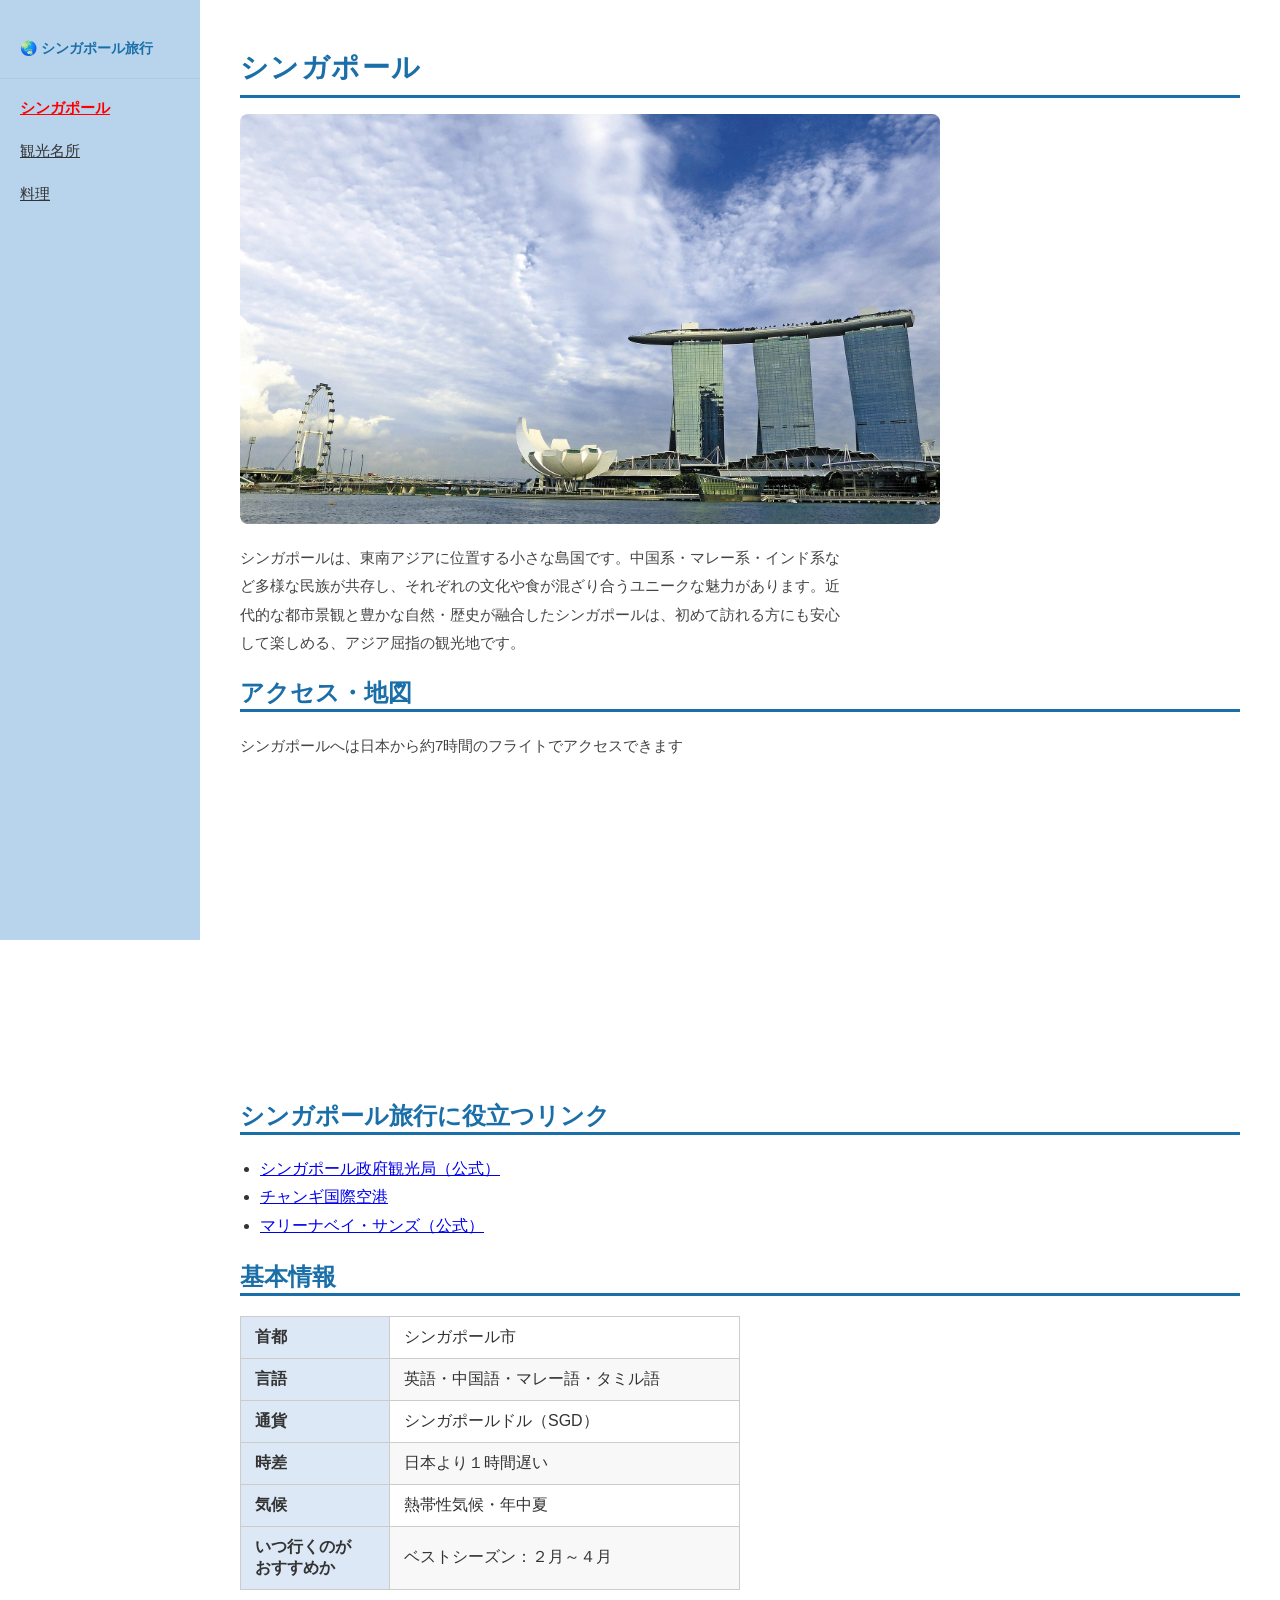
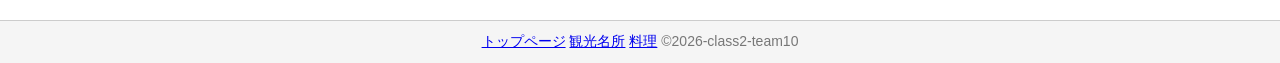
<file: index.html>
<!DOCTYPE html>
<html lang="ja">
<head>
    <meta charset="UTF-8">
    <link rel="stylesheet" type="text/css" href="css/style.css">
    <title>シンガポール</title>
</head>
<body>
    <div id="wrapper">
        <div id="sidebar">
            <div id="site-title">🌏 シンガポール旅行</div>
            <ul>
                <li><a href="index.html" class="active">シンガポール</a></li>
                <li><a href="sightseeing.html">観光名所</a></li>
                <li><a href="food.html">料理</a></li>
            </ul>
        </div>

        <div id="main">
            <h1>シンガポール</h1>
            <img src="images/top.jpg" alt="シンガポールの写真">
            <p>シンガポールは、東南アジアに位置する小さな島国です。中国系・マレー系・インド系など多様な民族が共存し、それぞれの文化や食が混ざり合うユニークな魅力があります。近代的な都市景観と豊かな自然・歴史が融合したシンガポールは、初めて訪れる方にも安心して楽しめる、アジア屈指の観光地です。</p>
            <h2>アクセス・地図</h2>
            <p>シンガポールへは日本から約7時間のフライトでアクセスできます</p>
            <iframe
                src="https://www.google.com/maps/embed?pb=!1m18!1m12!1m3!1d255281.19036749914!2d103.7041635!3d1.3143394!2m3!1f0!2f0!3f0!3m2!1i1024!2i768!4f13.1!3m3!1m2!1s0x31da11238a8b9375%3A0x887869cf52abf5c4!2z44K344Oz44Ks44Od!5e0!3m2!1sja!2sjp"
                width="100%"
                height="300"
                style="border:0; border-radius: 8px;"
                allowfullscreen=""
                loading="lazy">
            </iframe>
            <h2>シンガポール旅行に役立つリンク</h2>
            <ul>
                <li><a href="https://www.visitsingapore.com/ja_jp/" target="_blank">シンガポール政府観光局（公式）</a></li>
                <li><a href="https://www.changiairport.com/ja.html" target="_blank">チャンギ国際空港</a></li>
                <li><a href="https://www.marinabaysands.com/" target="_blank">マリーナベイ・サンズ（公式）</a></li>
            </ul>
            <h2>基本情報</h2>
            <table>
                <tr><th>首都</th><td>シンガポール市</td></tr>
                <tr><th>言語</th><td>英語・中国語・マレー語・タミル語</td></tr>
                <tr><th>通貨</th><td>シンガポールドル（SGD）</td></tr>
                <tr><th>時差</th><td>日本より１時間遅い</td></tr>
                <tr><th>気候</th><td>熱帯性気候・年中夏</td></tr>
                <tr><th>いつ行くのが<br>おすすめか</th><td>ベストシーズン：２月～４月</td></tr>
            </table>
        </div>
    </div>
    <footer>
        <a href="index.html">トップページ</a> <a href="sightseeing.html">観光名所</a> <a href="food.html">料理</a> ©2026-class2-team10
    </footer>
</body>
</html>
</file>
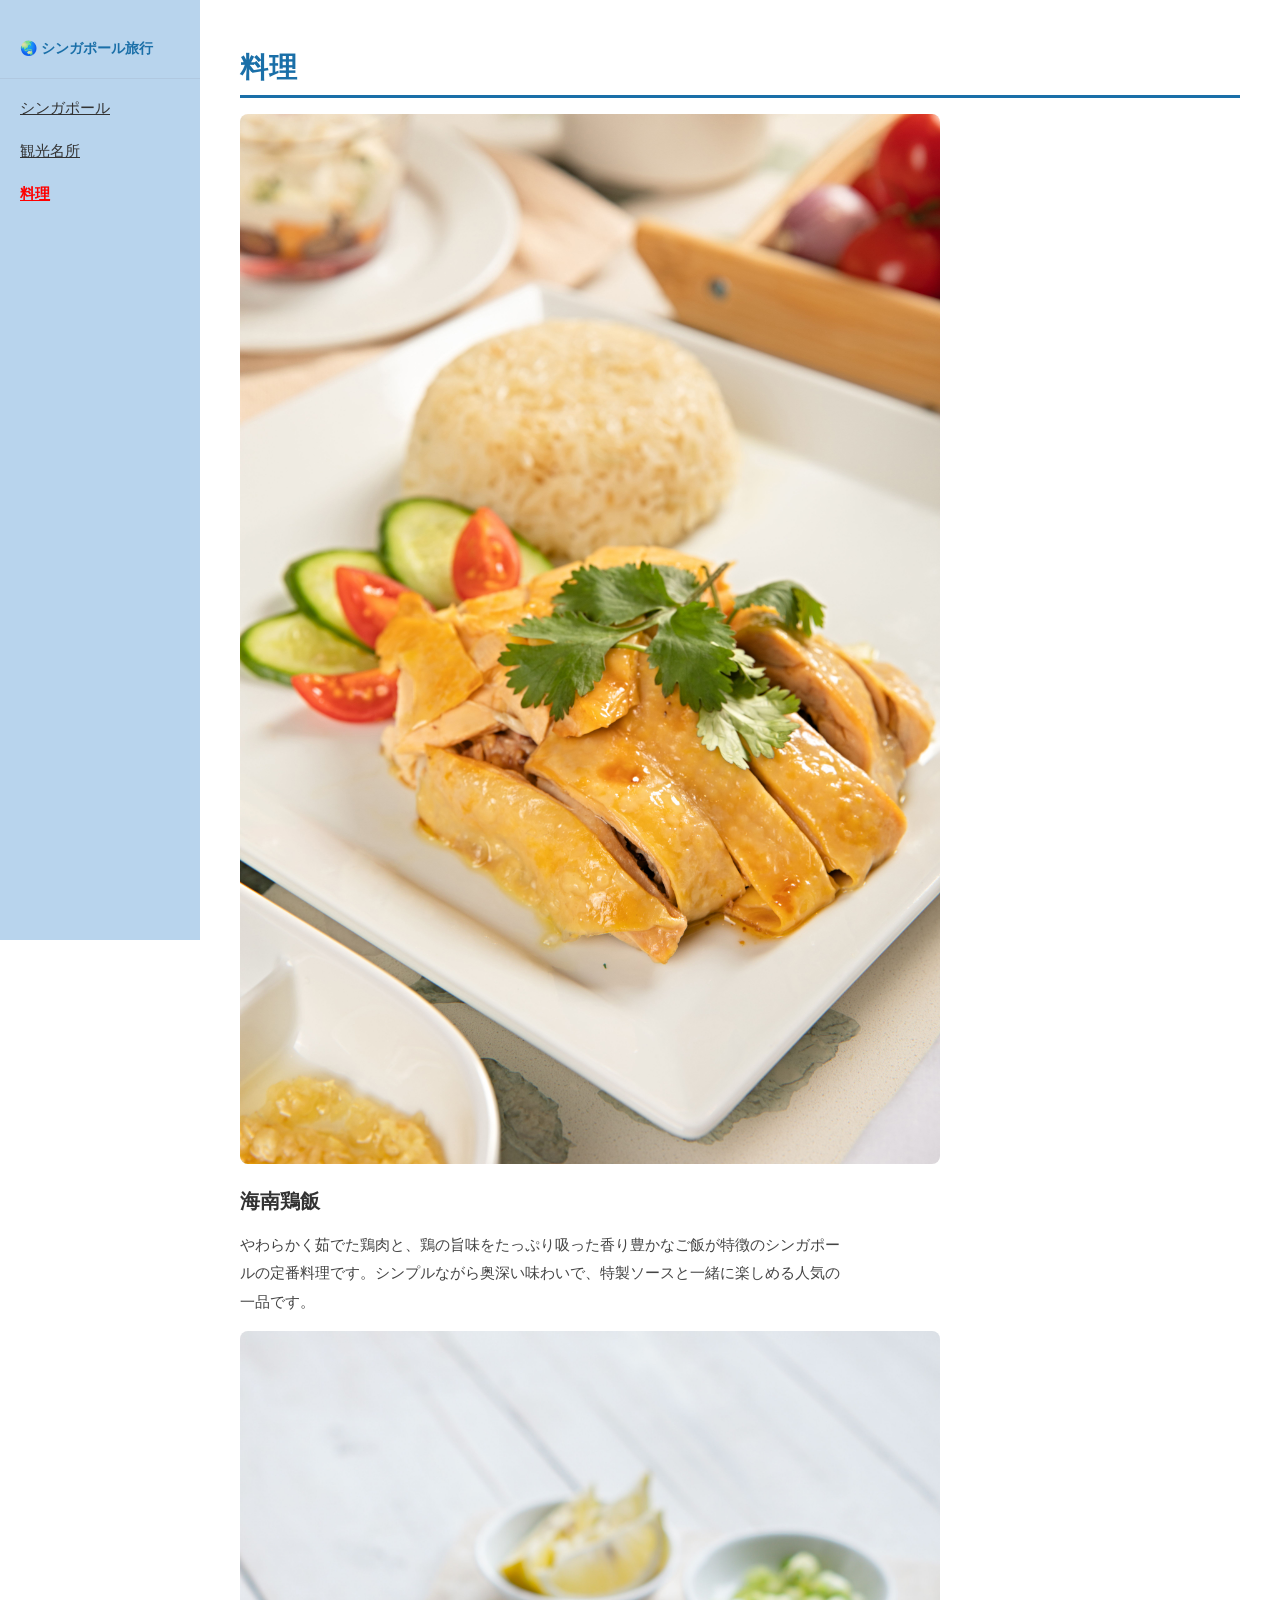
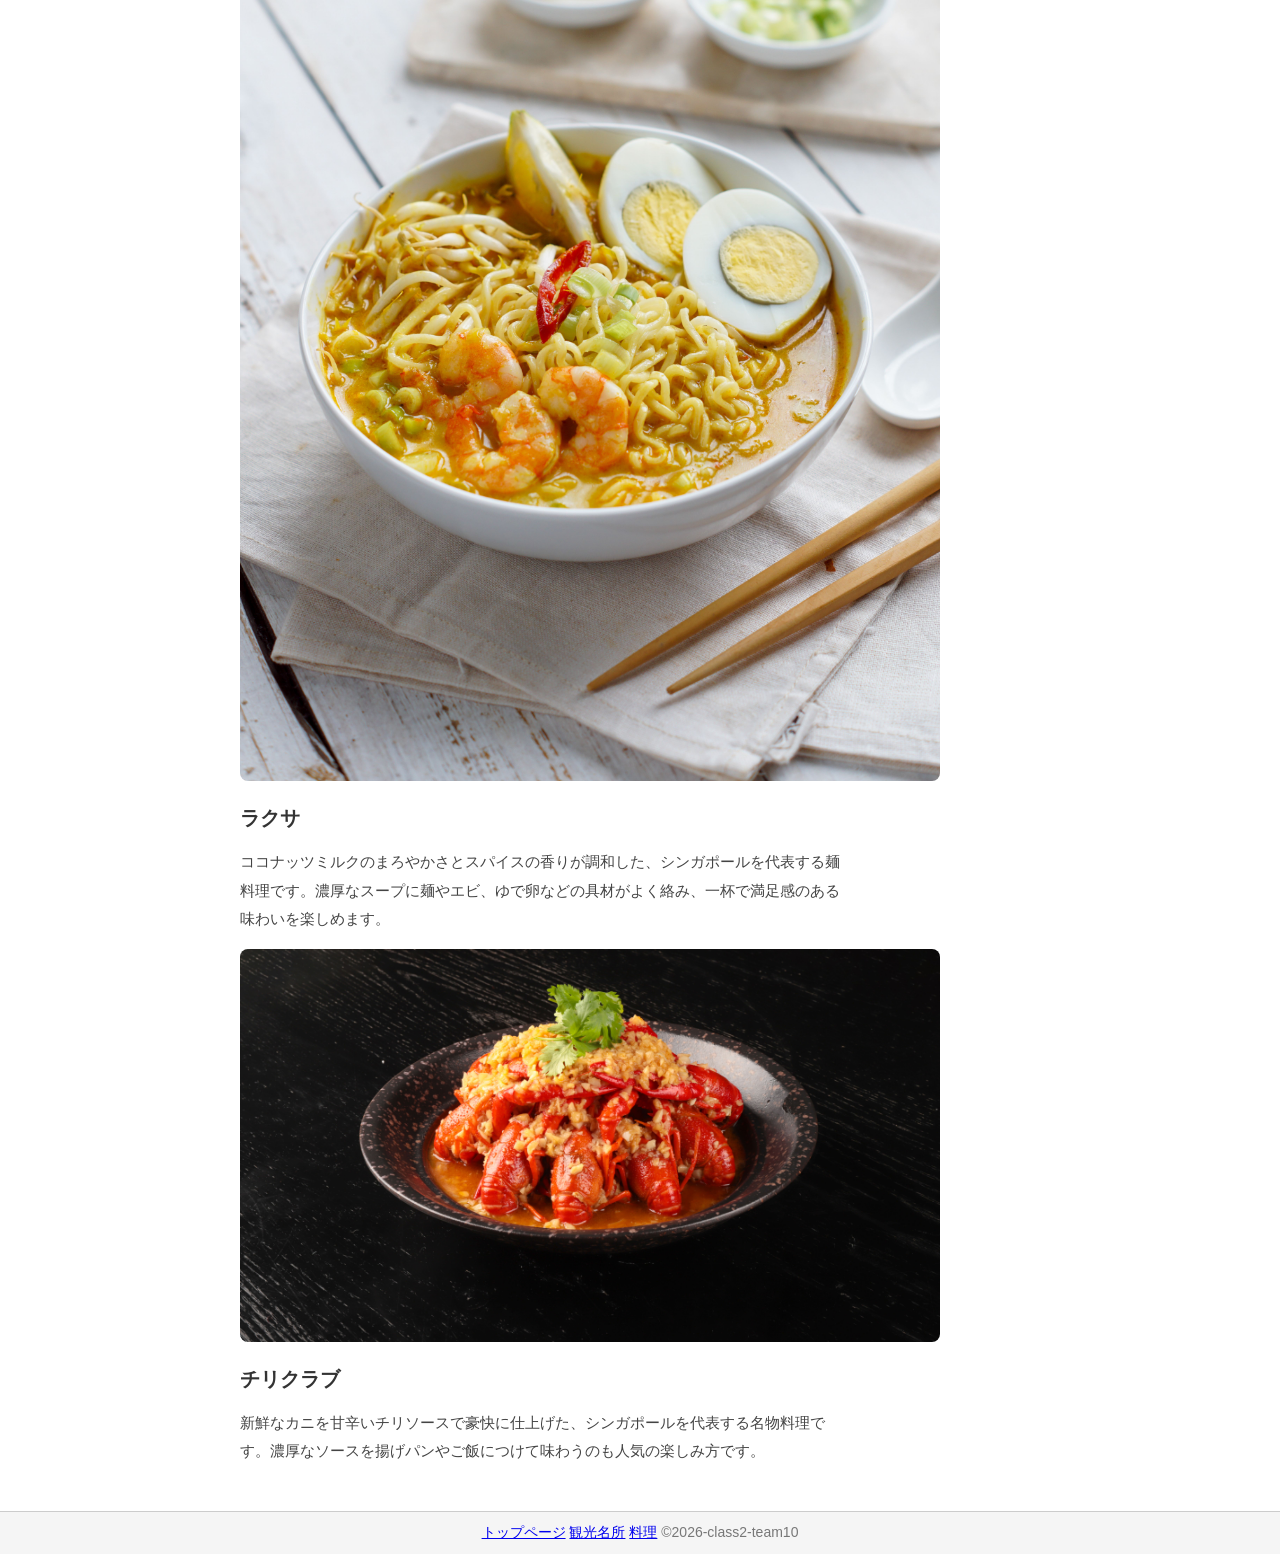
<file: food.html>
<!DOCTYPE html>
<html lang="ja">
<head>
    <meta charset="UTF-8">
    <link rel="stylesheet" type="text/css" href="css/style.css">
    <title>シンガポール</title>
</head>
<body>
    <div id="wrapper">
        <div id="sidebar">
            <div id="site-title">🌏 シンガポール旅行</div>
            <ul>
                <li><a href="index.html">シンガポール</a></li>
                <li><a href="sightseeing.html">観光名所</a></li>
                <li><a href="food.html" class="active">料理</a></li>
            </ul>
        </div>

        <div id="main">
           <h1>料理</h1>
            <img src="images/food1.jpg" alt="海南鶏飯の写真">
            <h3>海南鶏飯</h3>
            <p>やわらかく茹でた鶏肉と、鶏の旨味をたっぷり吸った香り豊かなご飯が特徴のシンガポールの定番料理です。シンプルながら奥深い味わいで、特製ソースと一緒に楽しめる人気の一品です。</p>
            <img src="images/food2.jpg" alt="ラクサの写真">
            <h3>ラクサ</h3>
            <p>ココナッツミルクのまろやかさとスパイスの香りが調和した、シンガポールを代表する麺料理です。濃厚なスープに麺やエビ、ゆで卵などの具材がよく絡み、一杯で満足感のある味わいを楽しめます。</p>
            <img src="images/food3.jpg" alt="チリクラブの写真">
            <h3>チリクラブ</h3>
            <p>新鮮なカニを甘辛いチリソースで豪快に仕上げた、シンガポールを代表する名物料理です。濃厚なソースを揚げパンやご飯につけて味わうのも人気の楽しみ方です。</p>
        </div>
    </div>
    <footer>
         <a href="index.html">トップページ</a> <a href="sightseeing.html">観光名所</a> <a href="food.html">料理</a> ©2026-class2-team10
    </footer>
</body>
</html>
</file>
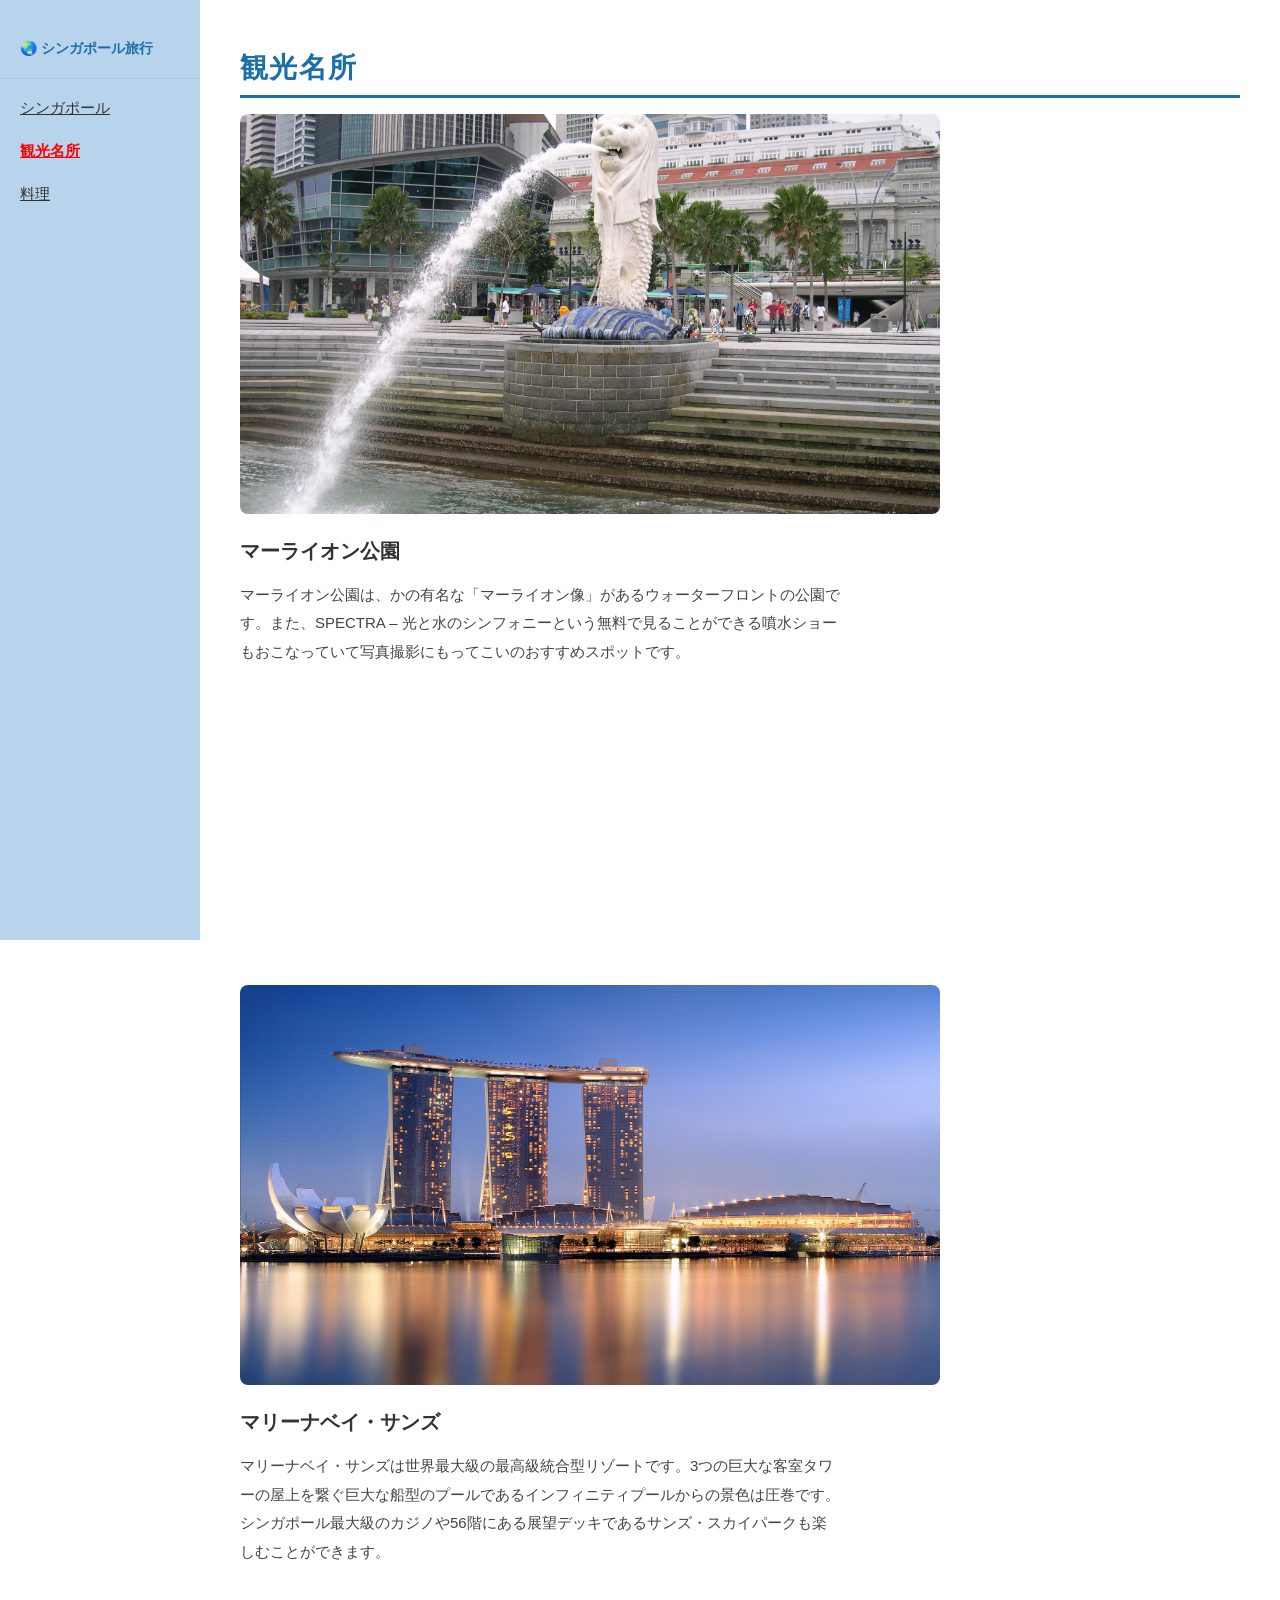
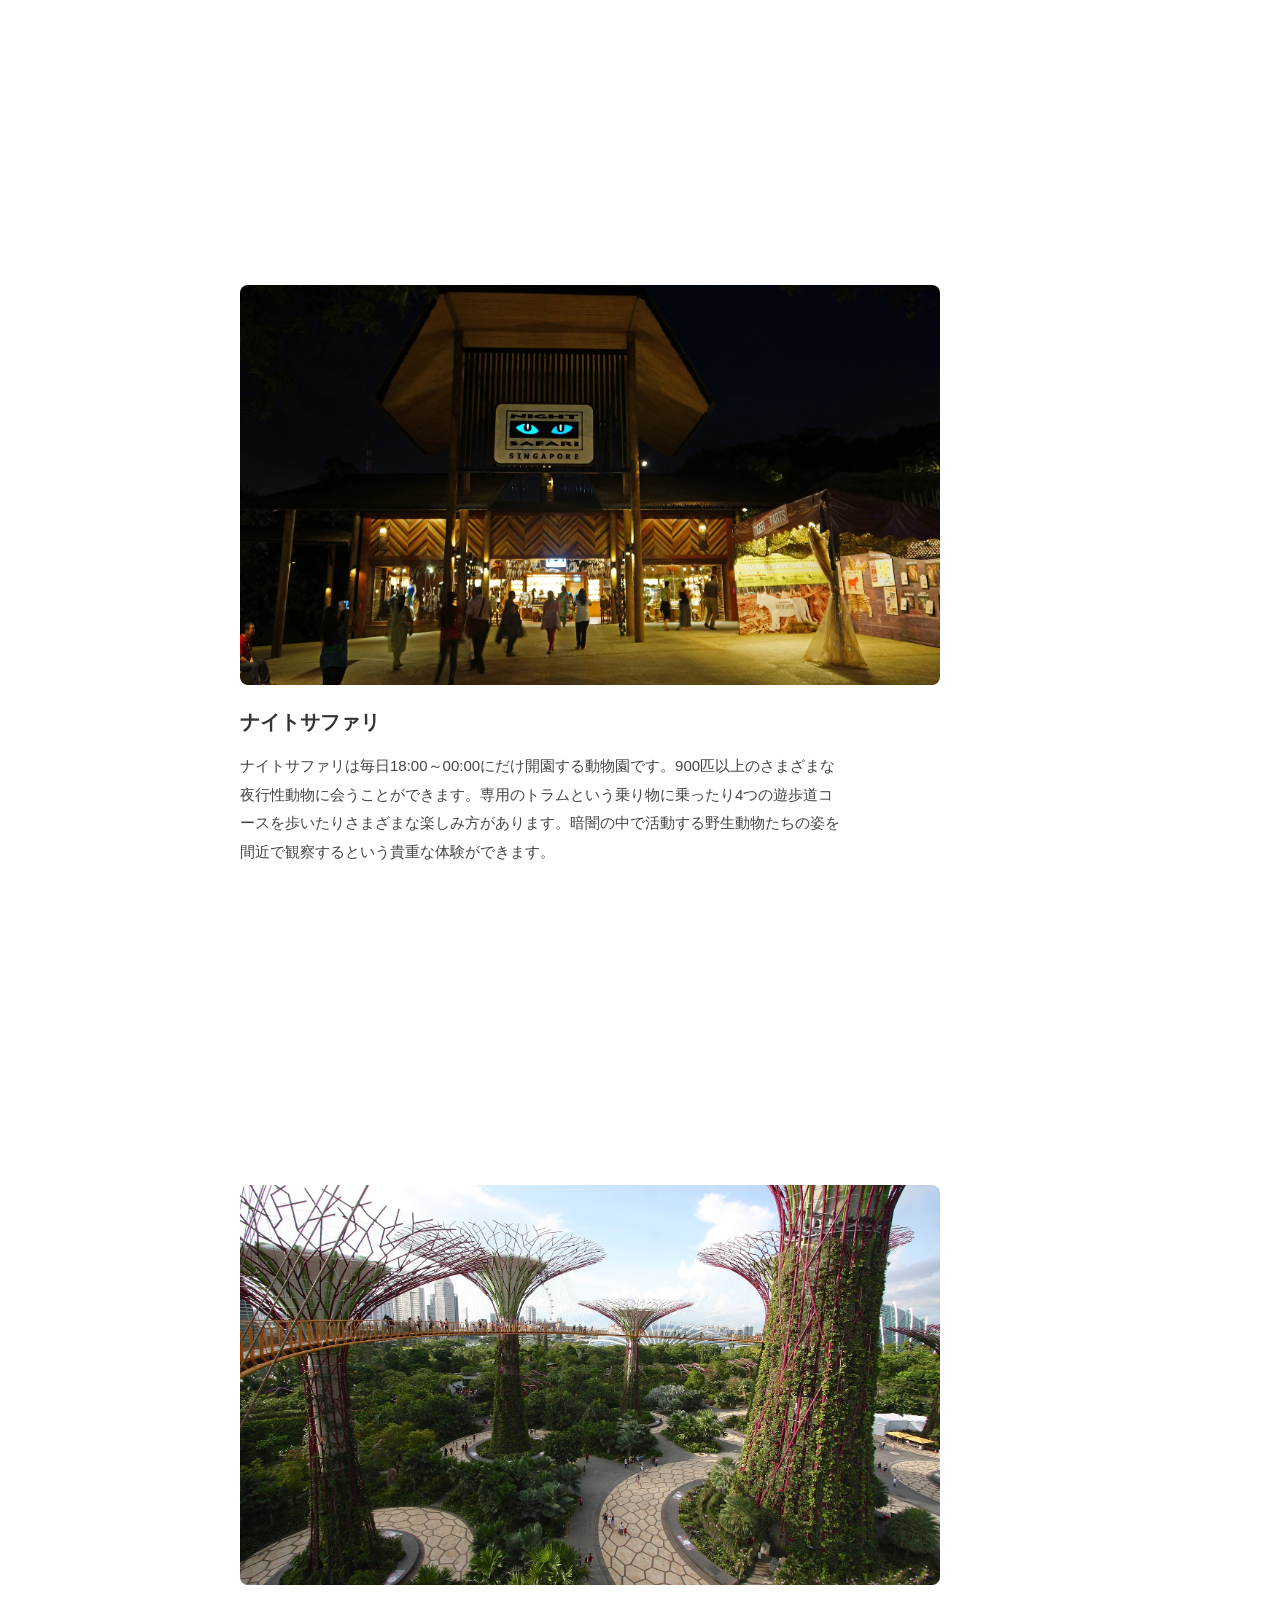
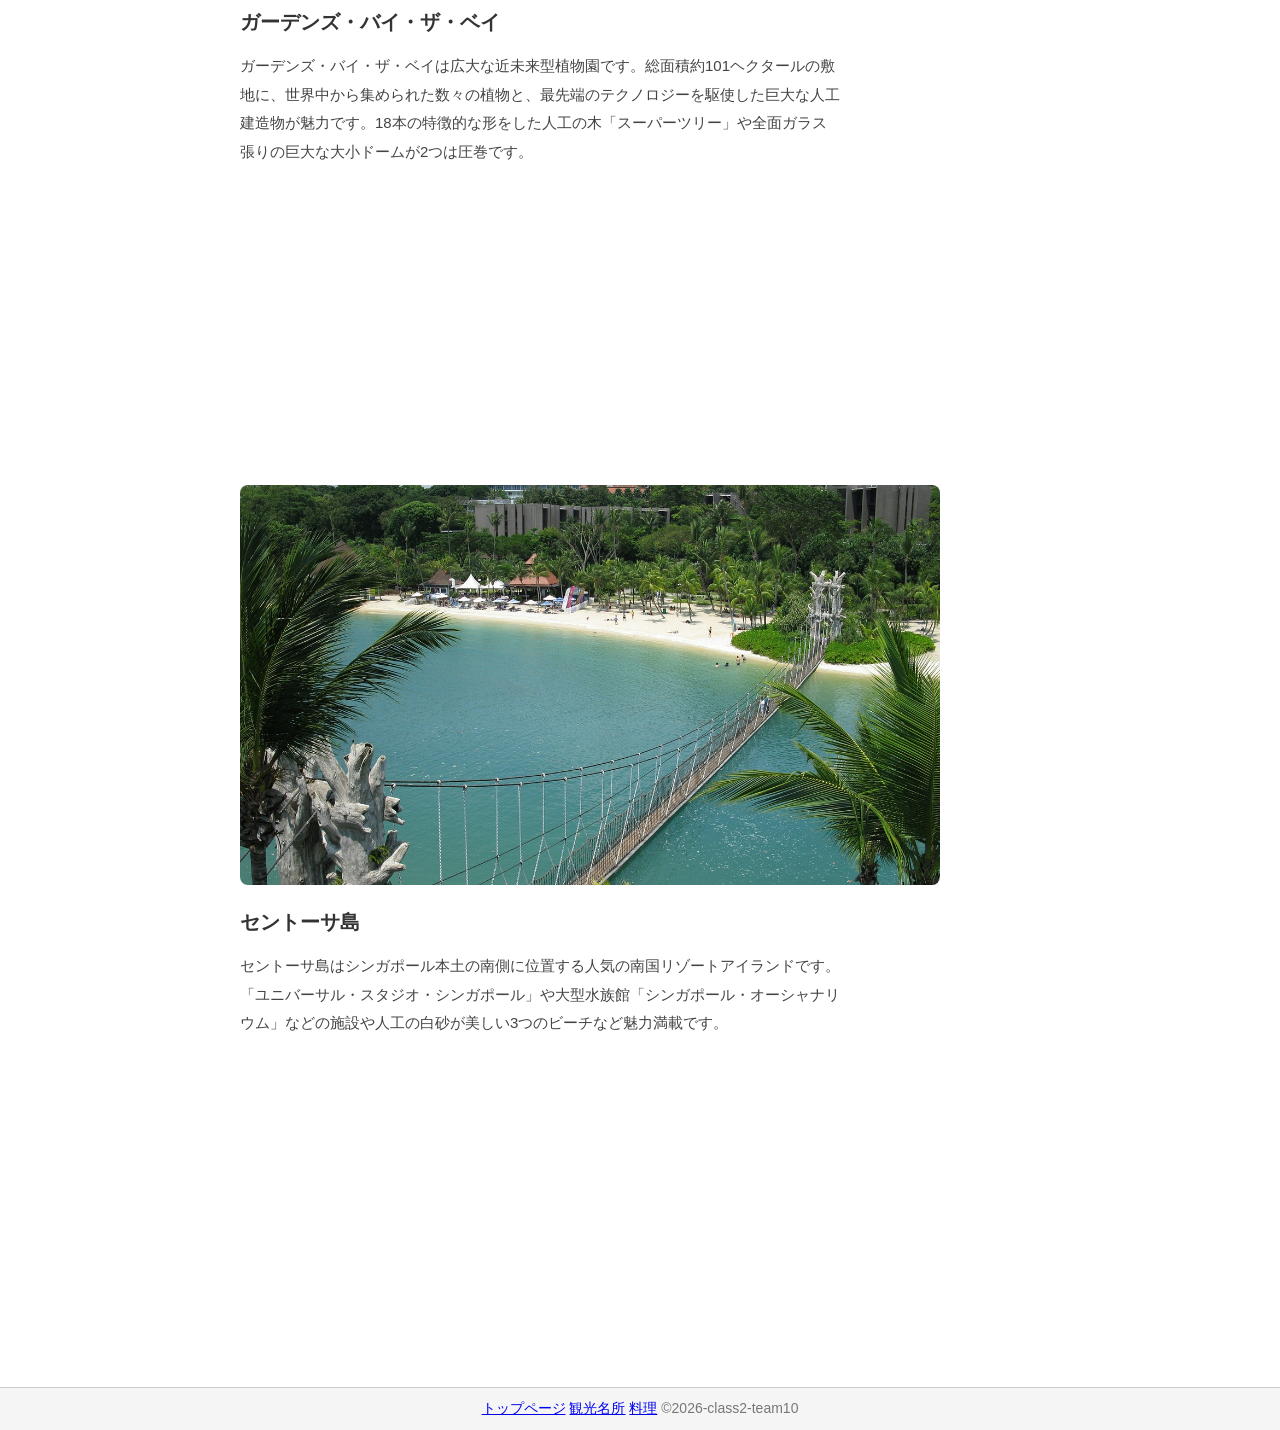
<file: sightseeing.html>
<!DOCTYPE html>
<html lang="ja">
<head>
    <meta charset="UTF-8">
    <link rel="stylesheet" type="text/css" href="css/style.css">
    <title>観光名所</title>
</head>
<body>
    <div id="wrapper">
        <div id="sidebar">
            <div id="site-title">🌏 シンガポール旅行</div>
            <ul>
                <li><a href="index.html">シンガポール</a></li>
                <li><a href="sightseeing.html" class="active">観光名所</a></li>
                <li><a href="food.html">料理</a></li>
            </ul>
        </div>

        <div id="main">
            <h1>観光名所</h1>
            <img src="images/merlion.jpg" class="tourism-img" alt="マーライオン公園の写真">
            <h3>マーライオン公園</h3>
            <p>マーライオン公園は、かの有名な「マーライオン像」があるウォーターフロントの公園です。また、SPECTRA – 光と水のシンフォニーという無料で見ることができる噴水ショーもおこなっていて写真撮影にもってこいのおすすめスポットです。</p>
            <iframe 
                src="https://www.google.com/maps/embed?pb=!1m18!1m12!1m3!1d3988.8122125396076!2d103.85438719999996!3d1.2867449000000155!2m3!1f0!2f0!3f0!3m2!1i1024!2i768!4f13.1!3m3!1m2!1s0x31da190ed6203605%3A0x66ad5eee6e01f3a7!2z44Oe44O844Op44Kk44Kq44Oz5YWs5ZyS!5e0!3m2!1sja!2sjp!4v1782709883341!5m2!1sja!2sjp"
                width="100%"
                height="300"
                style="border:0; border-radius: 8px;"
                allowfullscreen=""
                loading="lazy">
            </iframe>
            <img src="images/sands.jpg" class="tourism-img" alt="マリーナベイ・サンズの写真">
            <h3>マリーナベイ・サンズ</h3>
            <p>マリーナベイ・サンズは世界最大級の最高級統合型リゾートです。3つの巨大な客室タワーの屋上を繋ぐ巨大な船型のプールであるインフィニティプールからの景色は圧巻です。シンガポール最大級のカジノや56階にある展望デッキであるサンズ・スカイパークも楽しむことができます。</p>
            <iframe 
                src="https://www.google.com/maps/embed?pb=!1m18!1m12!1m3!1d7977.633757253116!2d103.85910650000001!3d1.283757500000007!2m3!1f0!2f0!3f0!3m2!1i1024!2i768!4f13.1!3m3!1m2!1s0x31da19ee4cc09203%3A0x26c9afefa555dd7!2z44Oe44Oq44O844OK44OZ44Kk44O744K144Oz44K6!5e0!3m2!1sja!2sjp!4v1782709183043!5m2!1sja!2sjp"
                width="100%"
                height="300"
                style="border:0; border-radius: 8px;"
                allowfullscreen=""
                loading="lazy">
            </iframe>
            <img src="images/safari.jpg" class="tourism-img" alt="ナイトサファリの写真">
            <h3>ナイトサファリ</h3>
            <p>ナイトサファリは毎日18:00～00:00にだけ開園する動物園です。900匹以上のさまざまな夜行性動物に会うことができます。専用のトラムという乗り物に乗ったり4つの遊歩道コースを歩いたりさまざまな楽しみ方があります。暗闇の中で活動する野生動物たちの姿を間近で観察するという貴重な体験ができます。</p>
            <iframe 
                src="https://www.google.com/maps/embed?pb=!1m18!1m12!1m3!1d7977.24718942576!2d103.7880606!3d1.4021872!2m3!1f0!2f0!3f0!3m2!1i1024!2i768!4f13.1!3m3!1m2!1s0x31da13d7882e15f7%3A0x6ff144ead852d1e3!2z44OK44Kk44OI44K144OV44Kh44Oq!5e0!3m2!1sja!2sjp!4v1782709222585!5m2!1sja!2sjp"
                width="100%"
                height="300"
                style="border:0; border-radius: 8px;"
                allowfullscreen=""
                loading="lazy">    
            </iframe>
            <img src="images/garden.jpg" class="tourism-img" alt="ガーデンズ・バイ・ザ・ベイの写真">
            <h3>ガーデンズ・バイ・ザ・ベイ</h3>
            <p>ガーデンズ・バイ・ザ・ベイは広大な近未来型植物園です。総面積約101ヘクタールの敷地に、世界中から集められた数々の植物と、最先端のテクノロジーを駆使した巨大な人工建造物が魅力です。18本の特徴的な形をした人工の木「スーパーツリー」や全面ガラス張りの巨大な大小ドームが2つは圧巻です。</p>
            <iframe
                src="https://www.google.com/maps/embed?pb=!1m18!1m12!1m3!1d7977.640582204273!2d103.8636132!3d1.2815683!2m3!1f0!2f0!3f0!3m2!1i1024!2i768!4f13.1!3m3!1m2!1s0x31da1904937e1633%3A0x62099677b59fca76!2z44Ks44O844OH44Oz44K644O744OQ44Kk44O744K244O744OZ44Kk!5e0!3m2!1sja!2sjp!4v1782709253706!5m2!1sja!2sjp"
                width="100%"
                height="300"
                style="border:0; border-radius: 8px;"
                allowfullscreen=""
                loading="lazy">
            </iframe>
            <img src="images/sentosa.jpg" class="tourism-img" alt="セントーサ島の写真">
            <h3>セントーサ島</h3>
            <p>セントーサ島はシンガポール本土の南側に位置する人気の南国リゾートアイランドです。「ユニバーサル・スタジオ・シンガポール」や大型水族館「シンガポール・オーシャナリウム」などの施設や人工の白砂が美しい3つのビーチなど魅力満載です。</p>
            <iframe
                src="https://www.google.com/maps/embed?pb=!1m18!1m12!1m3!1d31910.963396191997!2d103.82755560000003!3d1.2489641500000084!2m3!1f0!2f0!3f0!3m2!1i1024!2i768!4f13.1!3m3!1m2!1s0x31da1eac78128345%3A0xf8f637555d901d01!2z44K744Oz44OI44K15bO2!5e0!3m2!1sja!2sjp!4v1782709290975!5m2!1sja!2sjp"
                width="100%"
                height="300"
                style="border:0; border-radius: 8px;"
                allowfullscreen=""
                loading="lazy">
            </iframe>
        </div>
    </div>
    <footer>
        <a href="index.html">トップページ</a> <a href="sightseeing.html">観光名所</a> <a href="food.html">料理</a> ©2026-class2-team10
    </footer>
</body>
</html>
</file>
<file: css/style.css>
body {
  
  font-family: 'Helvetica Neue', Arial, 'Hiragino Kaku Gothic ProN',
               'Segoe UI', Meiryo, sans-serif;
 
  
  margin: 0;
  padding: 0;
  background-color: #ffffff;
  color: #333333;
}

#main h1 {
    font-size: 28px;
    margin-bottom: 16px;
    color: #1a6fa8;
    border-bottom: 3px solid #1a6fa8;
    padding-bottom: 8px;
    letter-spacing: 0.05em;
}

#main h2{
  color: #1a6fa8;
  border-bottom: 3px solid #1a6fa8;
}

#main h3{
  font-size: 20px;
  color: #333;
  margin-top: 24px;
  margin-bottom: 8px;
}

#wrapper {
  display: flex;          
  min-height: calc(100vh - 50px); 
}
 
 

#sidebar {
  width: 200px;           
  flex-shrink: 0;         
  background-color: #b8d4ed; 
  padding: 20px 0;
  position: sticky;
  top: 0;
  height: 100vh;
}
 
#sidebar ul {
  list-style: none;
  margin: 0;
  padding: 0;
}
 

#sidebar li {
  padding: 12px 20px;
}
 

#sidebar a {
  text-decoration: none; 
  text-decoration: underline;
  color: #333333;
  font-size: 15px;
}
 

#sidebar a:hover {
  color: #0055aa;
}
 

#sidebar a.active {
  font-weight: bold;    
  color: #ff0000;      
}

#sidebar li:hover {
  background-color: #a0c0e0;
}
 

#main {
  flex: 1;               
  padding: 30px 40px;
}
 

#main img {
  width: 100%;            
  max-width: 700px;
  display: block;
  margin-bottom: 20px;
  border-radius: 8px;
}
 

#main ul {
  padding-left: 20px;
  line-height: 1.8;
}
 
 
footer {
  text-align: center;     
  font-size: 14px;        
  color: #777777;
  padding: 12px 0;
  border-top: 1px solid #cccccc;
  background-color: #f5f5f5;
}

#main p {
    line-height: 1.9;        
    max-width: 600px;        
    color: #444;             
    margin-top: 16px;        
    font-size: 15px;       
}

#site-title {
  padding: 20px;
  font-size: 14px;
  font-weight: bold;
  color: #1a6fa8;
  border-bottom: 1px solid #b0c8e0;
  margin-bottom: 8px;
}

.tourism-img {
  width: 600px;
  height: 400px;
  object-fit: cover;
}

table {
  border-collapse: collapse;
  width: 100%;
  max-width: 500px;
  margin-top: 12px;
}
th, td {
  border: 1px solid #ccc;
  padding: 10px 14px;
  text-align: left;
}
th {
  background-color: #dce8f5;
  font-weight: bold;
  width: 120px;
}
tr:nth-child(even) td {
  background-color: #f8f8f8;
}
</file>
